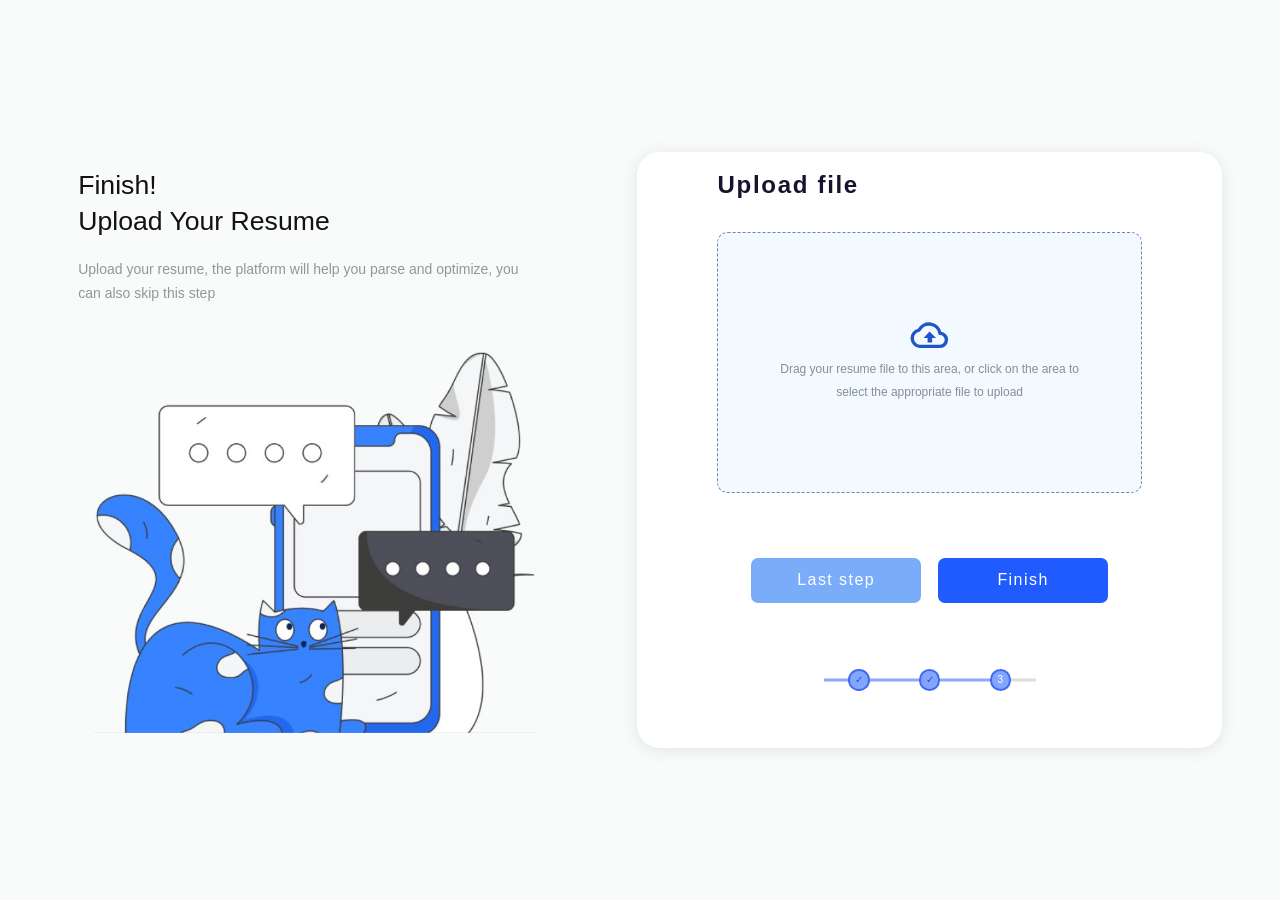
<file: index.html>
<!doctype html>
<html lang="en">
<head>
  <meta charset="utf-8">
  <meta name="viewport" content="width=device-width, initial-scale=1">
  <meta name="theme-color" content="#f9fbfa">
  <title>Upload Your Resume</title>
  <link rel="stylesheet" href="./styles.css">
  <script defer src="./app.js"></script>
</head>
<body>
  <main class="layout">
    <section class="intro" aria-labelledby="page-title">
      <div class="intro-copy">
        <h1 id="page-title">Finish!<br>Upload Your Resume</h1>
        <p>Upload your resume, the platform will help you parse and optimize, you can also skip this step</p>
      </div>
      <img class="illustration" src="./assets/resume-cat.jpg" alt="" width="653" height="564">
    </section>
    <section class="card" aria-labelledby="panel-title">
      <h2 id="panel-title" tabindex="-1">Upload file</h2>
      <form id="upload-form">
        <div class="dropzone" id="dropzone">
          <input type="file" id="resume" aria-label="Choose a resume file" aria-describedby="file-hint">
          <svg class="cloud" viewBox="0 0 60 44" aria-hidden="true"><path d="M15 39h31a10 10 0 0 0 0-20 17 17 0 0 0-32-5A12.6 12.6 0 0 0 15 39Z" fill="none" stroke="currentColor" stroke-width="5.2" stroke-linejoin="round"/><path d="m30 16-9 10h6v7h7v-7h6z" fill="currentColor"/></svg>
          <span class="file-name" id="file-name" hidden></span>
          <span class="hint" id="file-hint">Drag your resume file to this area, or click on the area to select the appropriate file to upload</span>
          <button type="button" id="preview" class="preview-trigger" aria-haspopup="dialog" hidden>Preview file</button>
        </div>
        <div class="actions">
          <button type="button" class="back" id="back">Last step</button>
          <button type="submit">Finish</button>
        </div>
      </form>
      <div id="alternate" hidden>
        <div class="message"><p id="message"></p></div>
        <div class="actions"><button id="return" type="button"></button></div>
      </div>
      <ol class="steps" aria-label="Application progress">
        <li aria-label="Step 1, completed">✓</li>
        <li aria-label="Step 2, completed">✓</li>
        <li aria-label="Step 3, upload resume" aria-current="step">3</li>
      </ol>
      <div role="status" id="announcement" class="sr-only"></div>
    </section>
  </main>
  <dialog id="reader" class="preview-dialog" aria-labelledby="preview-title">
    <header class="preview-header"><h2 id="preview-title">File preview</h2><button type="button" class="preview-close" id="close-preview" autofocus>Close</button></header>
    <div class="preview-body" id="preview-body"></div>
    <a class="preview-link" id="pdf-link" target="_blank" rel="noopener noreferrer" hidden>Open PDF in a new tab</a>
  </dialog>
</body>
</html>
</file>
<file: styles.css>
* { box-sizing: border-box; }
:root {
  font-family: Arial, Helvetica, sans-serif;
  color: #101110;
  background: #f9fbfa;
  --blue: #205bff;
  --unit: min(1vw, 1.65svh, 14px);
}
body { margin: 0; }
[hidden] { display: none !important; }
.layout {
  width: min(91%, 165svh, 1400px); margin: 0 auto;
  display: grid; grid-template-columns: minmax(0, .88fr) minmax(0, 1fr);
  column-gap: clamp(22px, 5vw, 80px); align-items: center; align-content: center;
  padding-block: clamp(16px, 4svh, 54px);
  min-height: 100vh; min-height: 100svh;
}
.intro { display: grid; gap: clamp(20px, 5svh, 64px); min-width: 0; }
.intro-copy { padding-inline: 4%; }
h1, h2, p { margin: 0; }
h1 { font-size: clamp(26px, 2.08vw, 44px); line-height: 1.37; font-weight: 400; }
.intro p { max-width: calc(var(--unit) * 35.75); margin-top: calc(var(--unit) * 1.38); font-size: clamp(14px, 1.05vw, 22px); line-height: 1.73; color: #919894; }
.illustration {
  display: block; justify-self: center;
  width: min(86%, 540px, 51svh); height: auto;
}
.card {
  align-self: center; margin: 0;
  background: white; border-radius: calc(var(--unit) * 1.8);
  padding: calc(var(--unit) * 1.36) 13.77% calc(var(--unit) * 4.5);
  box-shadow: 0 2px 16px rgba(39, 93, 77, .13); min-width: 0;
}
h2 { margin-bottom: calc(var(--unit) * 2.38); color: #17132e; font-size: clamp(22px, 1.88vw, 40px); font-weight: 600; line-height: 1.35; letter-spacing: .07em; }
.dropzone, .message {
  position: relative; width: 100%; aspect-ratio: 684 / 420;
  display: flex; flex-direction: column; align-items: center; justify-content: center;
  border: 1px dashed #6587b9; border-radius: 2.5% / 4%;
  padding: 1rem; background: #f2f9ff; text-align: center; gap: calc(var(--unit) * .72);
}
.dropzone input { position: absolute; inset: 0; width: 100%; height: 100%; opacity: 0; cursor: pointer; }
.dropzone:hover, .dropzone.dragging, .dropzone:focus-within { background: #eaf3ff; border-color: var(--blue); }
.dropzone:focus-within, button:focus-visible { outline: 3px solid #284dbf; outline-offset: 4px; }
.cloud { color: #2054c8; width: clamp(36px,3.05vw,65px); height: auto; flex-shrink: 0; }
.hint, .file-name { max-width: 78%; overflow-wrap: anywhere; }
.hint { color: #858f98; font-size: clamp(12px,.84vw,18px); line-height: 1.9; }
.file-name { color: #234eaa; font-weight: 600; max-height: 3.6em; overflow: auto; line-height: 1.2; }
.actions { margin: calc(var(--unit) * 5.1) auto 0; display: flex; justify-content: center; gap: 4.9%; width: 84%; }
button { border: 0; border-radius: 7px; color: #fff; background: var(--blue); cursor: pointer; font: inherit;
  font-size: clamp(15px,1.25vw,26px); letter-spacing: .09em; flex: 1;
  min-height: max(44px,calc(var(--unit) * 3.5)); padding: .4em .55em; }
button.back { background: #79adfa; }
button:hover { filter: brightness(.93); }
button:active { transform: translateY(1px); filter: brightness(.86); }
.steps { position: relative; display: flex; justify-content: space-around; align-items: center; padding: 0; margin: calc(var(--unit) * 5.2) auto 0; width: 50%; list-style: none; }
.steps::before { content: ""; position: absolute; inset: 50% 0 auto; transform: translateY(-50%); height: 3px; background: linear-gradient(to right,#8daaff 81%,#ddd 81%); }
.steps li { z-index: 1; width: clamp(18px,1.67vw,35px); aspect-ratio: 1; border-radius: 50%; display: grid; place-items: center; background: #82a6ff; border: 2px solid #4469ed; color: #244bcc; font-size: clamp(10px,.76vw,16px); }
.steps li.pending { background: #edf0f4; border-color: #b9c2ce; color: #66717d; }
.steps li[aria-current] { color: white; }
.message p { overflow-wrap: anywhere; max-width: 100%; color: #43556a; line-height: 1.6; }
h2:focus { outline: none; }
.sr-only { position: absolute; width: 1px; height: 1px; clip-path: inset(50%); overflow: hidden; }
.preview-trigger { position: relative; z-index: 1; flex: none; font: 600 14px/1.4 Arial, sans-serif; letter-spacing: normal; min-height: 32px; padding: 4px 14px; background: white; border: 1px solid #b5c9ed; color: #254faa; }
.preview-dialog { width: min(860px, 94vw); max-height: 92svh; padding: 0; border: none; border-radius: 16px; color: #17132e; box-shadow: 0 12px 70px #14243f44; }
.preview-dialog::backdrop { background: #14213288; }
.preview-header { display: flex; gap: 1rem; align-items: center; justify-content: space-between; padding: 16px 20px; }
.preview-header h2 { margin: 0; font: 600 18px/1.4 Arial,sans-serif; letter-spacing: normal; overflow-wrap: anywhere; }
.preview-close { flex: none; font-size: 15px; letter-spacing: normal; min-height: 36px; padding: 6px 14px; }
.preview-body { height: min(64svh, 720px); overflow: auto; background: #f2f6fb; }
.preview-body iframe, .preview-body img { display: block; width: 100%; height: 100%; border: 0; object-fit: contain; }
.preview-body p, .preview-body pre { padding: 20px; margin: 0; }
.preview-body pre { white-space: pre-wrap; overflow-wrap: anywhere; }
.preview-link { display: inline-block; padding: 12px 20px; color: #234eaa; }
@media (max-width: 760px) {
  .layout { display: block; width: 100%; padding: 28px 20px; }
  .intro { grid-template-columns: minmax(0, 1fr) 30%; gap: 12px; align-items: center; max-width: 540px; margin: 0 auto 24px; }
  .intro-copy { padding: 0; }
  h1 { font-size: 28px; line-height: 1.25; }
  .intro p { max-width: 32em; margin-top: 10px; color: #717a76; }
  .illustration { width: 100%; max-width: 160px; justify-self: end; }
  .card { max-width: 540px; margin: 0 auto; padding: 24px clamp(18px,5vw,35px) 28px; border-radius: 20px; }
  h2 { margin-bottom: 20px; }
  .dropzone, .message { min-height: 185px; gap: 10px; }
  .hint, .file-name { max-width: 95%; }
  .actions { width: 100%; margin-top: 24px; }
  .steps { margin-top: 30px; }
}
@media (prefers-reduced-motion: no-preference) {
  .illustration { transition: transform 220ms ease-out; }
  .layout:has(.dropzone.dragging) .illustration { transform: translateY(-4px) rotate(-1deg); }
}
</file>
